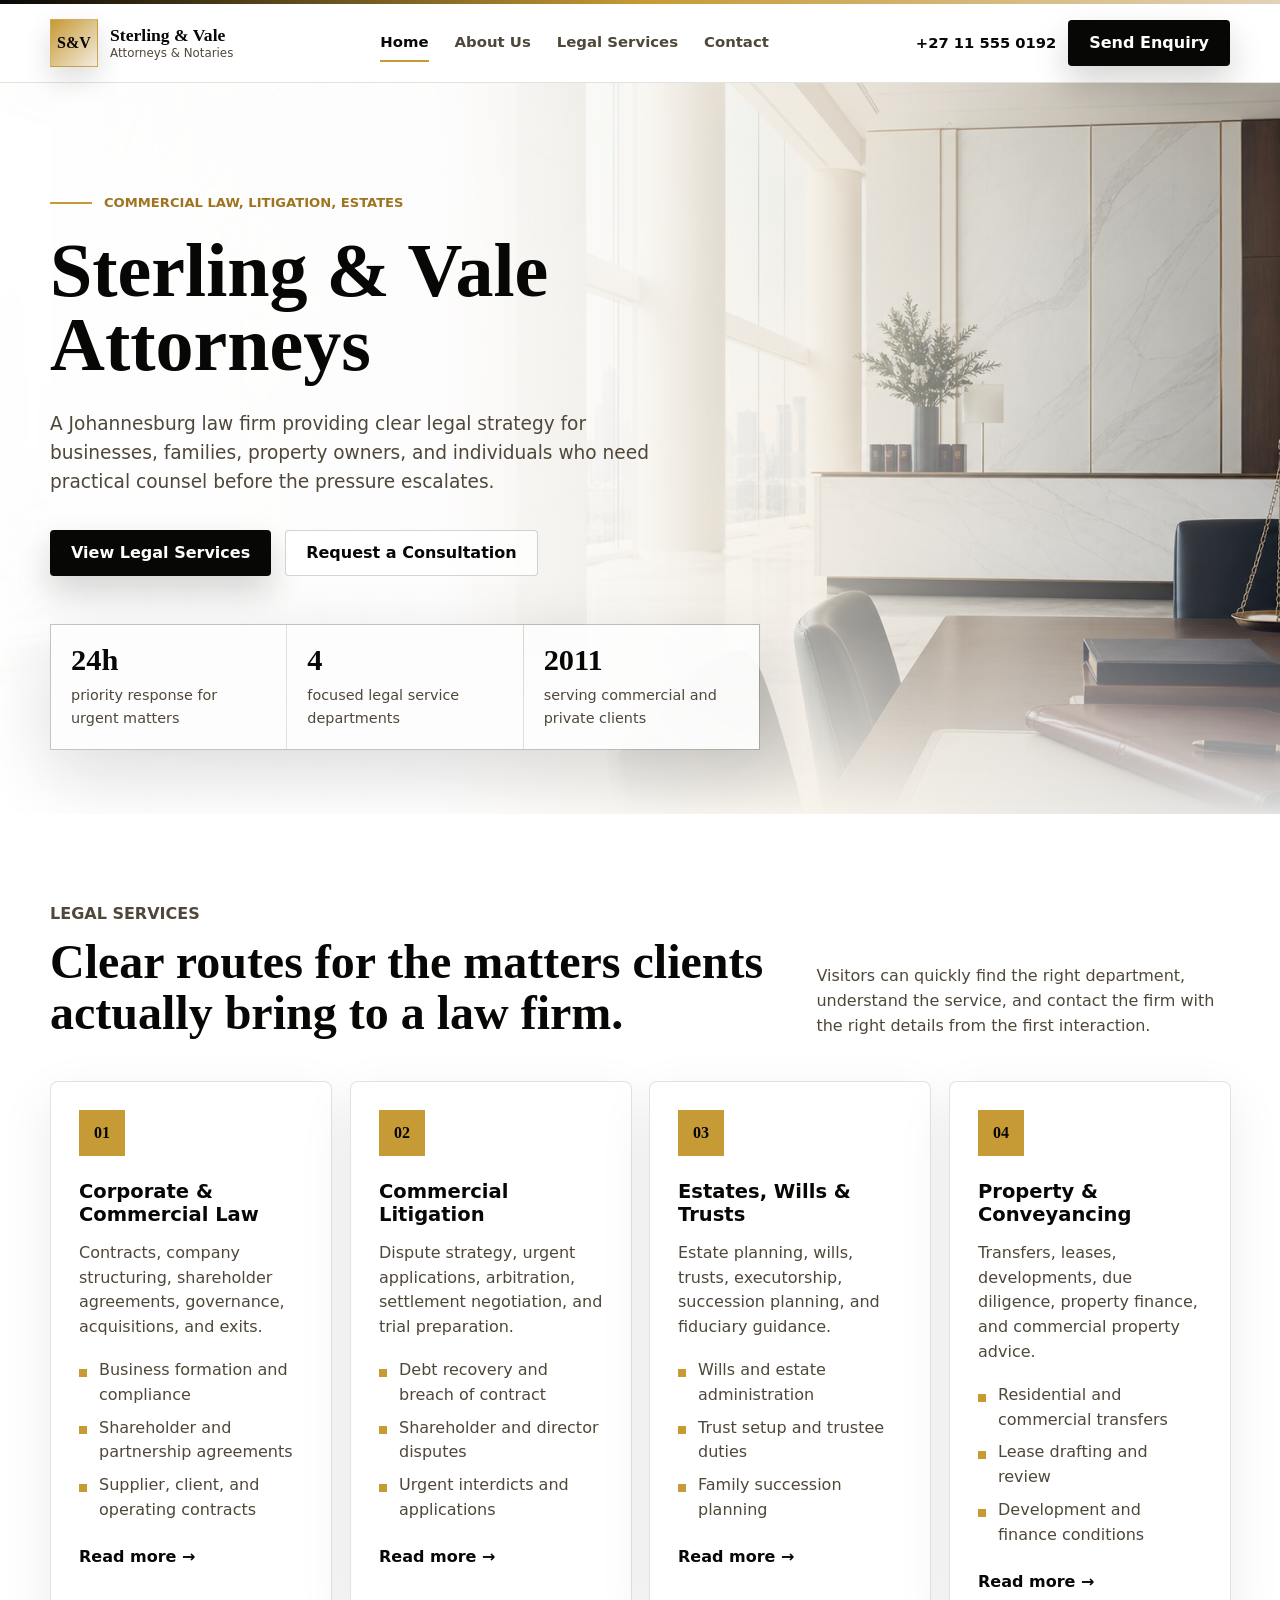
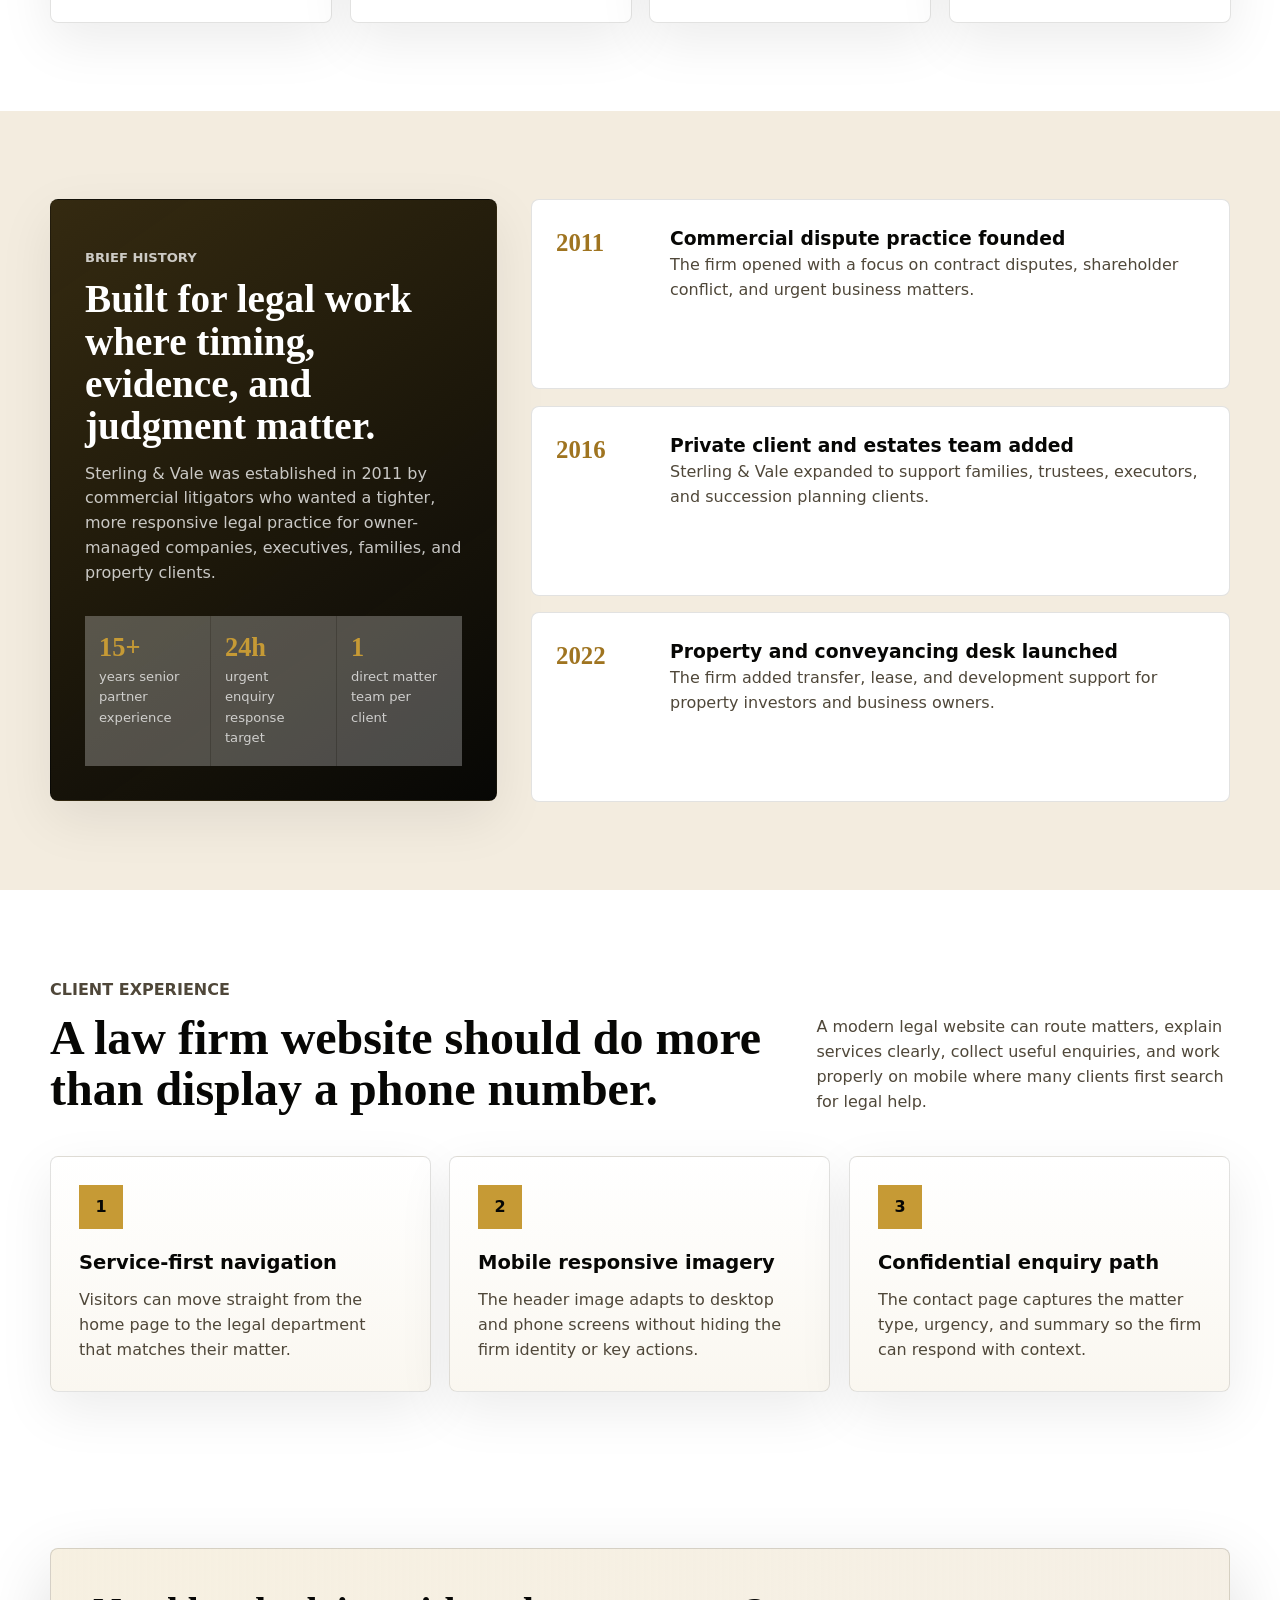
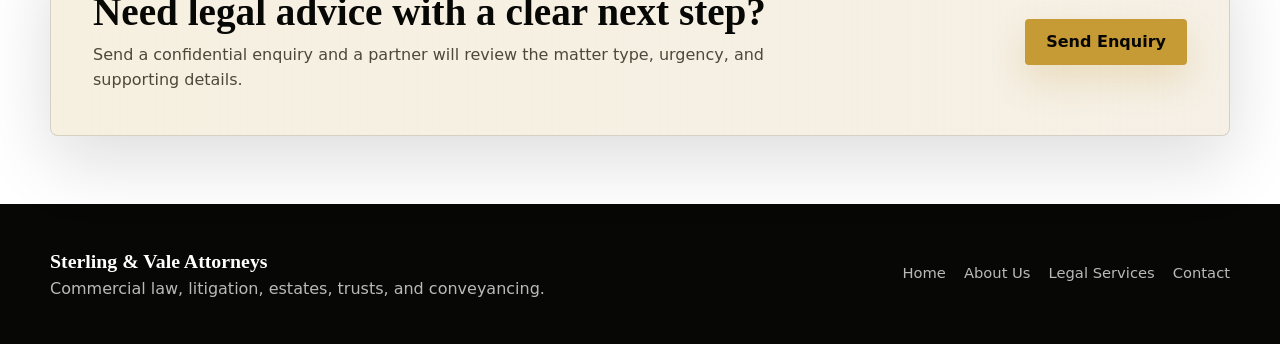
<file: index.html>
<!DOCTYPE html>
<html lang="en">
<head>
  <meta charset="UTF-8" />
  <meta name="viewport" content="width=device-width, initial-scale=1.0" />
  <title>Sterling &amp; Vale Attorneys | Home</title>
  <link rel="stylesheet" href="assets/styles.css" />
</head>
<body class="home-page">
  <a class="skip-link" href="#main">Skip to content</a>

  <header class="site-header">
    <nav class="nav" aria-label="Primary navigation">
      <a class="brand" href="index.html" aria-label="Sterling and Vale home">
        <span class="brand-mark">S&amp;V</span>
        <span>
          <span class="brand-name">Sterling &amp; Vale</span>
          <span class="brand-subtitle">Attorneys &amp; Notaries</span>
        </span>
      </a>
      <div class="nav-links">
        <a href="index.html" aria-current="page">Home</a>
        <a href="about.html">About Us</a>
        <a href="legal-services.html">Legal Services</a>
        <a href="contact.html">Contact</a>
      </div>
      <div class="nav-actions">
        <a class="phone-link" href="tel:+27115550192">+27 11 555 0192</a>
        <a class="btn btn-primary" href="contact.html">Send Enquiry</a>
        <details class="mobile-menu">
          <summary aria-label="Open navigation menu">
            <span></span>
            <span></span>
            <span></span>
          </summary>
          <div class="mobile-menu-panel">
            <a href="index.html" aria-current="page">Home</a>
            <a href="about.html">About Us</a>
            <a href="legal-services.html">Legal Services</a>
            <a href="contact.html">Contact</a>
          </div>
        </details>
      </div>
    </nav>
  </header>

  <main id="main">
    <section class="hero" aria-label="Sterling and Vale home hero">
      <picture class="hero-media">
        <img src="assets/law-firm-hero.png" alt="Bright modern law office with marble reception and counsel table" />
      </picture>
      <div class="container">
        <div class="hero-copy">
          <p class="eyebrow">Commercial law, litigation, estates</p>
          <h1>Sterling &amp; Vale Attorneys</h1>
          <p class="hero-lede">
            A Johannesburg law firm providing clear legal strategy for businesses, families,
            property owners, and individuals who need practical counsel before the pressure escalates.
          </p>
          <div class="hero-actions">
            <a class="btn btn-primary" href="legal-services.html">View Legal Services</a>
            <a class="btn btn-secondary" href="contact.html">Request a Consultation</a>
          </div>
          <div class="hero-panel" aria-label="Firm highlights">
            <div class="hero-stat">
              <strong>24h</strong>
              <span>priority response for urgent matters</span>
            </div>
            <div class="hero-stat">
              <strong>4</strong>
              <span>focused legal service departments</span>
            </div>
            <div class="hero-stat">
              <strong>2011</strong>
              <span>serving commercial and private clients</span>
            </div>
          </div>
        </div>
      </div>
    </section>

    <section class="section" aria-label="Legal services overview">
      <div class="container">
        <div class="section-head">
          <div>
            <p class="section-label">Legal services</p>
          <h2>Clear routes for the matters clients actually bring to a law firm.</h2>
        </div>
        <p>
            Visitors can quickly find the right department, understand the service, and contact the firm
            with the right details from the first interaction.
          </p>
        </div>

        <div class="grid-4">
          <article class="service-card">
            <div class="service-number">01</div>
            <h3>Corporate &amp; Commercial Law</h3>
            <p>Contracts, company structuring, shareholder agreements, governance, acquisitions, and exits.</p>
            <ul class="service-list">
              <li>Business formation and compliance</li>
              <li>Shareholder and partnership agreements</li>
              <li>Supplier, client, and operating contracts</li>
            </ul>
            <a class="text-link" href="legal-services.html#corporate">Read more &rarr;</a>
          </article>

          <article class="service-card">
            <div class="service-number">02</div>
            <h3>Commercial Litigation</h3>
            <p>Dispute strategy, urgent applications, arbitration, settlement negotiation, and trial preparation.</p>
            <ul class="service-list">
              <li>Debt recovery and breach of contract</li>
              <li>Shareholder and director disputes</li>
              <li>Urgent interdicts and applications</li>
            </ul>
            <a class="text-link" href="legal-services.html#litigation">Read more &rarr;</a>
          </article>

          <article class="service-card">
            <div class="service-number">03</div>
            <h3>Estates, Wills &amp; Trusts</h3>
            <p>Estate planning, wills, trusts, executorship, succession planning, and fiduciary guidance.</p>
            <ul class="service-list">
              <li>Wills and estate administration</li>
              <li>Trust setup and trustee duties</li>
              <li>Family succession planning</li>
            </ul>
            <a class="text-link" href="legal-services.html#estates">Read more &rarr;</a>
          </article>

          <article class="service-card">
            <div class="service-number">04</div>
            <h3>Property &amp; Conveyancing</h3>
            <p>Transfers, leases, developments, due diligence, property finance, and commercial property advice.</p>
            <ul class="service-list">
              <li>Residential and commercial transfers</li>
              <li>Lease drafting and review</li>
              <li>Development and finance conditions</li>
            </ul>
            <a class="text-link" href="legal-services.html#property">Read more &rarr;</a>
          </article>
        </div>
      </div>
    </section>

    <section class="section section-beige" aria-label="Brief firm history">
      <div class="container history-band">
        <article class="history-card featured">
          <p class="section-label">Brief history</p>
          <h2>Built for legal work where timing, evidence, and judgment matter.</h2>
          <p>
            Sterling &amp; Vale was established in 2011 by commercial litigators who wanted a tighter,
            more responsive legal practice for owner-managed companies, executives, families, and property clients.
          </p>
          <div class="mini-metrics">
            <div class="mini-metric">
              <strong>15+</strong>
              <span>years senior partner experience</span>
            </div>
            <div class="mini-metric">
              <strong>24h</strong>
              <span>urgent enquiry response target</span>
            </div>
            <div class="mini-metric">
              <strong>1</strong>
              <span>direct matter team per client</span>
            </div>
          </div>
        </article>

        <div class="history-list">
          <div class="history-row">
            <div class="history-year">2011</div>
            <div>
              <h3>Commercial dispute practice founded</h3>
              <p>The firm opened with a focus on contract disputes, shareholder conflict, and urgent business matters.</p>
            </div>
          </div>
          <div class="history-row">
            <div class="history-year">2016</div>
            <div>
              <h3>Private client and estates team added</h3>
              <p>Sterling &amp; Vale expanded to support families, trustees, executors, and succession planning clients.</p>
            </div>
          </div>
          <div class="history-row">
            <div class="history-year">2022</div>
            <div>
              <h3>Property and conveyancing desk launched</h3>
              <p>The firm added transfer, lease, and development support for property investors and business owners.</p>
            </div>
          </div>
        </div>
      </div>
    </section>

    <section class="section" aria-label="Modern client experience">
      <div class="container">
        <div class="section-head">
          <div>
            <p class="section-label">Client experience</p>
            <h2>A law firm website should do more than display a phone number.</h2>
          </div>
          <p>
            A modern legal website can route matters, explain services clearly, collect useful enquiries,
            and work properly on mobile where many clients first search for legal help.
          </p>
        </div>

        <div class="grid-3">
          <article class="feature-card">
            <div class="feature-icon">1</div>
            <h3>Service-first navigation</h3>
            <p>Visitors can move straight from the home page to the legal department that matches their matter.</p>
          </article>
          <article class="feature-card">
            <div class="feature-icon">2</div>
            <h3>Mobile responsive imagery</h3>
            <p>The header image adapts to desktop and phone screens without hiding the firm identity or key actions.</p>
          </article>
          <article class="feature-card">
            <div class="feature-icon">3</div>
            <h3>Confidential enquiry path</h3>
            <p>The contact page captures the matter type, urgency, and summary so the firm can respond with context.</p>
          </article>
        </div>
      </div>
    </section>

    <section class="section section-tight">
      <div class="container">
        <div class="cta-band">
          <div>
            <h2>Need legal advice with a clear next step?</h2>
            <p>Send a confidential enquiry and a partner will review the matter type, urgency, and supporting details.</p>
          </div>
          <a class="btn btn-gold" href="contact.html">Send Enquiry</a>
        </div>
      </div>
    </section>
  </main>

  <footer class="site-footer">
    <div class="container footer-inner">
      <div>
        <strong>Sterling &amp; Vale Attorneys</strong>
        <p>Commercial law, litigation, estates, trusts, and conveyancing.</p>
      </div>
      <div class="footer-links">
        <a href="index.html">Home</a>
        <a href="about.html">About Us</a>
        <a href="legal-services.html">Legal Services</a>
        <a href="contact.html">Contact</a>
      </div>
    </div>
  </footer>
  <script>
    (() => {
      const revealTargets = document.querySelectorAll([
        ".site-header",
        ".hero .eyebrow",
        ".hero h1",
        ".hero-lede",
        ".hero-actions",
        ".hero-panel",
        ".section-head",
        ".service-card",
        ".history-card",
        ".history-row",
        ".feature-card",
        ".cta-band",
        ".footer-inner"
      ].join(","));

      if (!("IntersectionObserver" in window)) {
        revealTargets.forEach((target) => target.classList.add("is-revealed"));
        return;
      }

      const observer = new IntersectionObserver((entries) => {
        entries
          .filter((entry) => entry.isIntersecting)
          .sort((a, b) => a.boundingClientRect.top - b.boundingClientRect.top)
          .forEach((entry, index) => {
            entry.target.style.setProperty("--reveal-delay", `${index * 80}ms`);
            entry.target.classList.add("is-revealed");
            observer.unobserve(entry.target);
          });
      }, { rootMargin: "0px 0px -8% 0px", threshold: 0.12 });

      revealTargets.forEach((target) => observer.observe(target));
    })();
  </script>
</body>
</html>
</file>
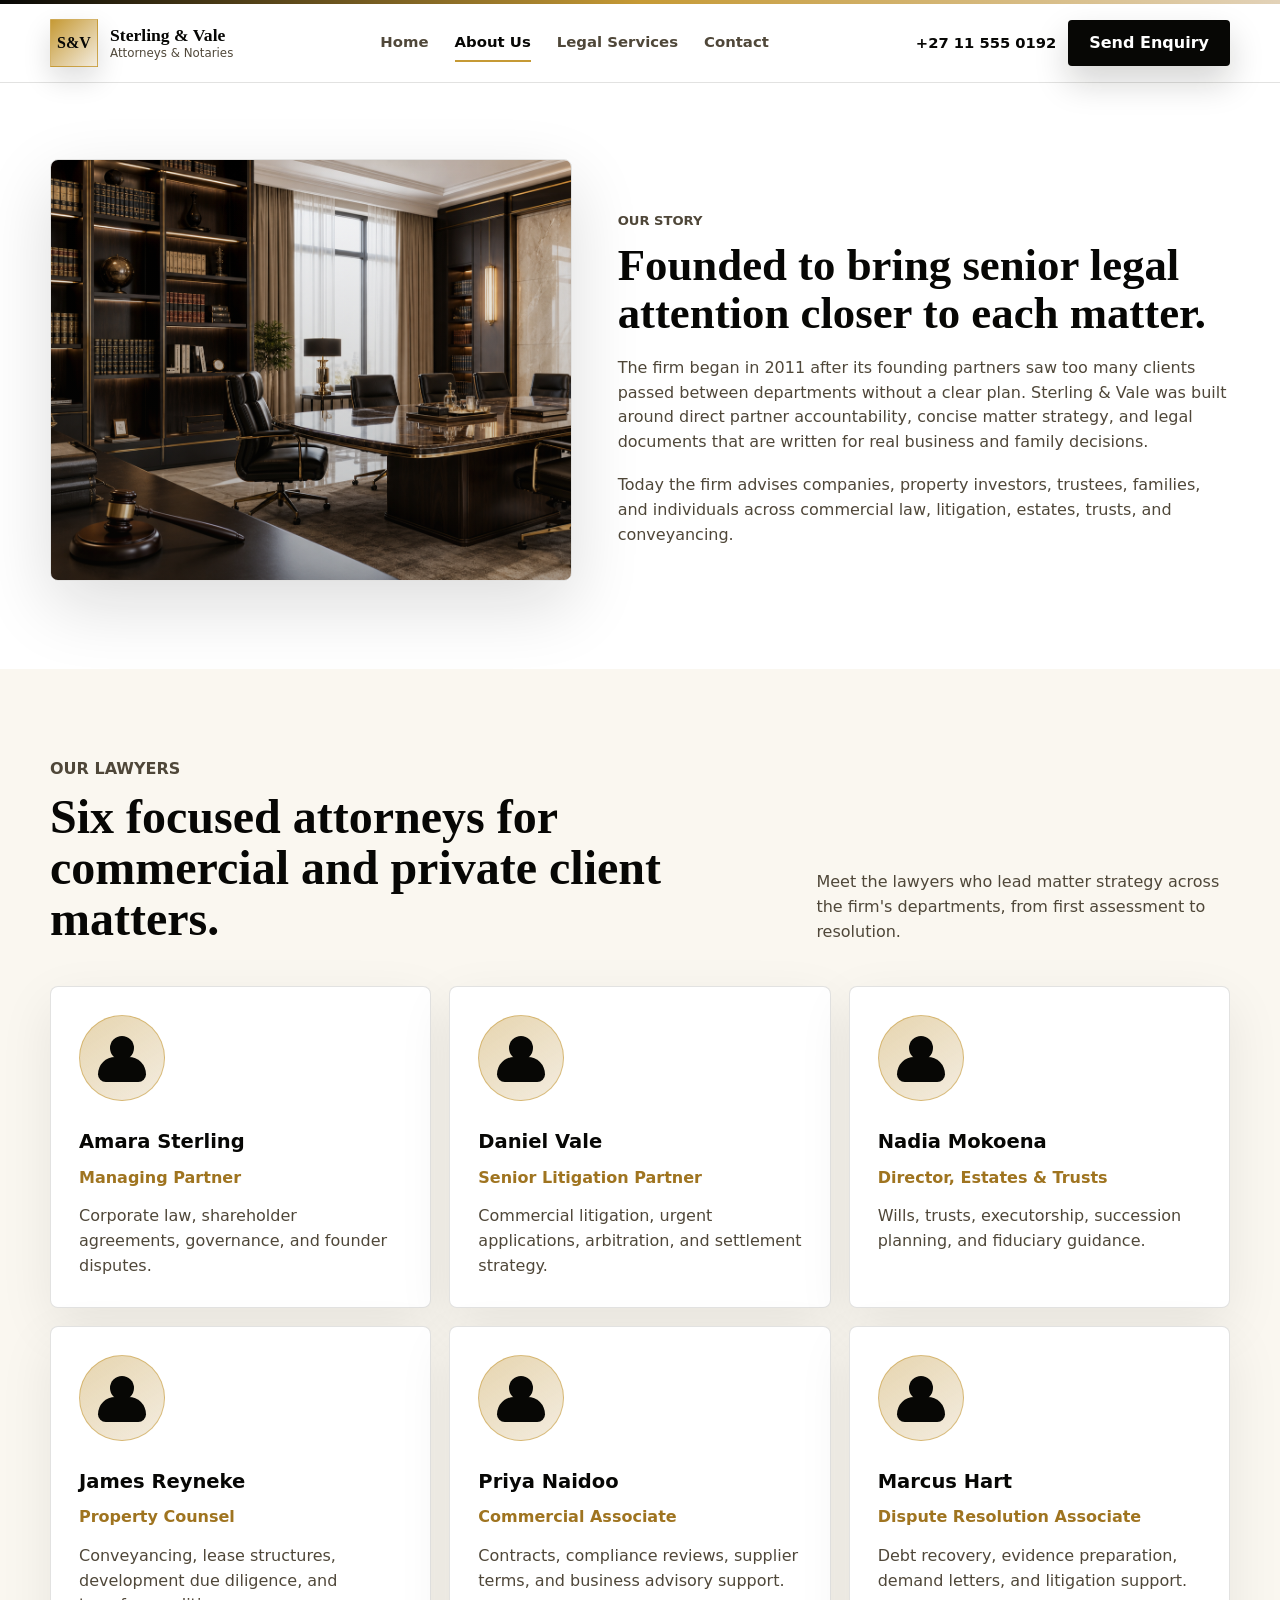
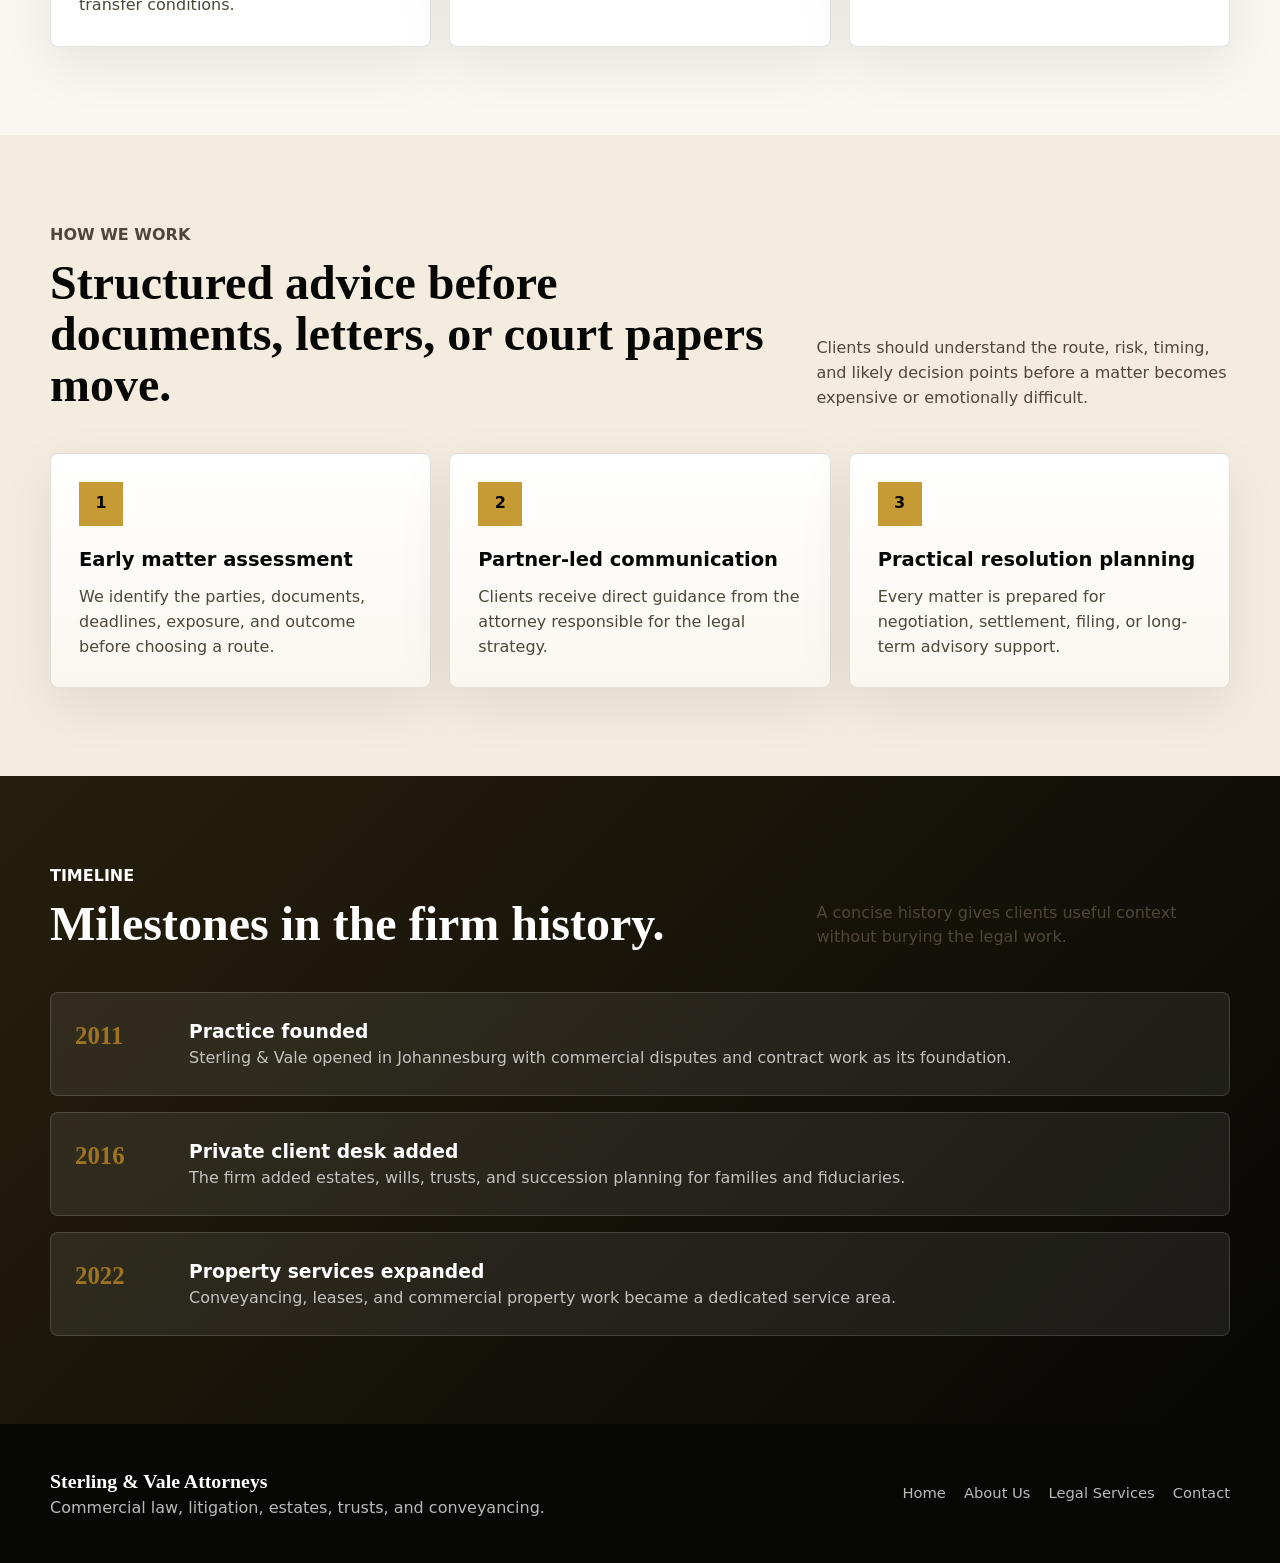
<file: about.html>
<!DOCTYPE html>
<html lang="en">
<head>
  <meta charset="UTF-8" />
  <meta name="viewport" content="width=device-width, initial-scale=1.0" />
  <title>About Us | Sterling &amp; Vale Attorneys</title>
  <link rel="stylesheet" href="assets/styles.css" />
</head>
<body class="about-page">
  <a class="skip-link" href="#main">Skip to content</a>

  <header class="site-header">
    <nav class="nav" aria-label="Primary navigation">
      <a class="brand" href="index.html" aria-label="Sterling and Vale home">
        <span class="brand-mark">S&amp;V</span>
        <span>
          <span class="brand-name">Sterling &amp; Vale</span>
          <span class="brand-subtitle">Attorneys &amp; Notaries</span>
        </span>
      </a>
      <div class="nav-links">
        <a href="index.html">Home</a>
        <a href="about.html" aria-current="page">About Us</a>
        <a href="legal-services.html">Legal Services</a>
        <a href="contact.html">Contact</a>
      </div>
      <div class="nav-actions">
        <a class="phone-link" href="tel:+27115550192">+27 11 555 0192</a>
        <a class="btn btn-primary" href="contact.html">Send Enquiry</a>
        <details class="mobile-menu">
          <summary aria-label="Open navigation menu">
            <span></span>
            <span></span>
            <span></span>
          </summary>
          <div class="mobile-menu-panel">
            <a href="index.html">Home</a>
            <a href="about.html" aria-current="page">About Us</a>
            <a href="legal-services.html">Legal Services</a>
            <a href="contact.html">Contact</a>
          </div>
        </details>
      </div>
    </nav>
  </header>

  <main id="main">
    <section class="section about-story-lead">
      <div class="container split">
        <div class="image-panel">
          <img src="assets/about-story.png" alt="Elegant law firm library and boardroom with legal files and warm gold details" />
        </div>
        <div class="split-copy">
          <p class="section-label">Our story</p>
          <h1>Founded to bring senior legal attention closer to each matter.</h1>
          <p>
            The firm began in 2011 after its founding partners saw too many clients passed between departments
            without a clear plan. Sterling &amp; Vale was built around direct partner accountability, concise
            matter strategy, and legal documents that are written for real business and family decisions.
          </p>
          <p>
            Today the firm advises companies, property investors, trustees, families, and individuals across
            commercial law, litigation, estates, trusts, and conveyancing.
          </p>
        </div>
      </div>
    </section>

    <section class="section section-sand" aria-label="Legal team">
      <div class="container">
        <div class="section-head">
          <div>
            <p class="section-label">Our lawyers</p>
            <h2>Six focused attorneys for commercial and private client matters.</h2>
          </div>
          <p>
            Meet the lawyers who lead matter strategy across the firm's departments,
            from first assessment to resolution.
          </p>
        </div>

        <div class="grid-3">
          <article class="lawyer-card">
            <div class="profile-icon" aria-hidden="true"></div>
            <h3>Amara Sterling</h3>
            <p class="lawyer-role">Managing Partner</p>
            <p>Corporate law, shareholder agreements, governance, and founder disputes.</p>
          </article>
          <article class="lawyer-card">
            <div class="profile-icon" aria-hidden="true"></div>
            <h3>Daniel Vale</h3>
            <p class="lawyer-role">Senior Litigation Partner</p>
            <p>Commercial litigation, urgent applications, arbitration, and settlement strategy.</p>
          </article>
          <article class="lawyer-card">
            <div class="profile-icon" aria-hidden="true"></div>
            <h3>Nadia Mokoena</h3>
            <p class="lawyer-role">Director, Estates &amp; Trusts</p>
            <p>Wills, trusts, executorship, succession planning, and fiduciary guidance.</p>
          </article>
          <article class="lawyer-card">
            <div class="profile-icon" aria-hidden="true"></div>
            <h3>James Reyneke</h3>
            <p class="lawyer-role">Property Counsel</p>
            <p>Conveyancing, lease structures, development due diligence, and transfer conditions.</p>
          </article>
          <article class="lawyer-card">
            <div class="profile-icon" aria-hidden="true"></div>
            <h3>Priya Naidoo</h3>
            <p class="lawyer-role">Commercial Associate</p>
            <p>Contracts, compliance reviews, supplier terms, and business advisory support.</p>
          </article>
          <article class="lawyer-card">
            <div class="profile-icon" aria-hidden="true"></div>
            <h3>Marcus Hart</h3>
            <p class="lawyer-role">Dispute Resolution Associate</p>
            <p>Debt recovery, evidence preparation, demand letters, and litigation support.</p>
          </article>
        </div>
      </div>
    </section>

    <section class="section section-beige">
      <div class="container">
        <div class="section-head">
          <div>
            <p class="section-label">How we work</p>
            <h2>Structured advice before documents, letters, or court papers move.</h2>
          </div>
          <p>
            Clients should understand the route, risk, timing, and likely decision points before a matter
            becomes expensive or emotionally difficult.
          </p>
        </div>

        <div class="grid-3">
          <article class="feature-card">
            <div class="feature-icon">1</div>
            <h3>Early matter assessment</h3>
            <p>We identify the parties, documents, deadlines, exposure, and outcome before choosing a route.</p>
          </article>
          <article class="feature-card">
            <div class="feature-icon">2</div>
            <h3>Partner-led communication</h3>
            <p>Clients receive direct guidance from the attorney responsible for the legal strategy.</p>
          </article>
          <article class="feature-card">
            <div class="feature-icon">3</div>
            <h3>Practical resolution planning</h3>
            <p>Every matter is prepared for negotiation, settlement, filing, or long-term advisory support.</p>
          </article>
        </div>
      </div>
    </section>

    <section class="section section-black">
      <div class="container">
        <div class="section-head">
          <div>
            <p class="section-label">Timeline</p>
            <h2>Milestones in the firm history.</h2>
          </div>
          <p>
            A concise history gives clients useful context without burying the legal work.
          </p>
        </div>

        <div class="history-list">
          <div class="history-row">
            <div class="history-year">2011</div>
            <div>
              <h3>Practice founded</h3>
              <p>Sterling &amp; Vale opened in Johannesburg with commercial disputes and contract work as its foundation.</p>
            </div>
          </div>
          <div class="history-row">
            <div class="history-year">2016</div>
            <div>
              <h3>Private client desk added</h3>
              <p>The firm added estates, wills, trusts, and succession planning for families and fiduciaries.</p>
            </div>
          </div>
          <div class="history-row">
            <div class="history-year">2022</div>
            <div>
              <h3>Property services expanded</h3>
              <p>Conveyancing, leases, and commercial property work became a dedicated service area.</p>
            </div>
          </div>
        </div>
      </div>
    </section>
  </main>

  <footer class="site-footer">
    <div class="container footer-inner">
      <div>
        <strong>Sterling &amp; Vale Attorneys</strong>
        <p>Commercial law, litigation, estates, trusts, and conveyancing.</p>
      </div>
      <div class="footer-links">
        <a href="index.html">Home</a>
        <a href="about.html">About Us</a>
        <a href="legal-services.html">Legal Services</a>
        <a href="contact.html">Contact</a>
      </div>
    </div>
  </footer>
</body>
</html>
</file>
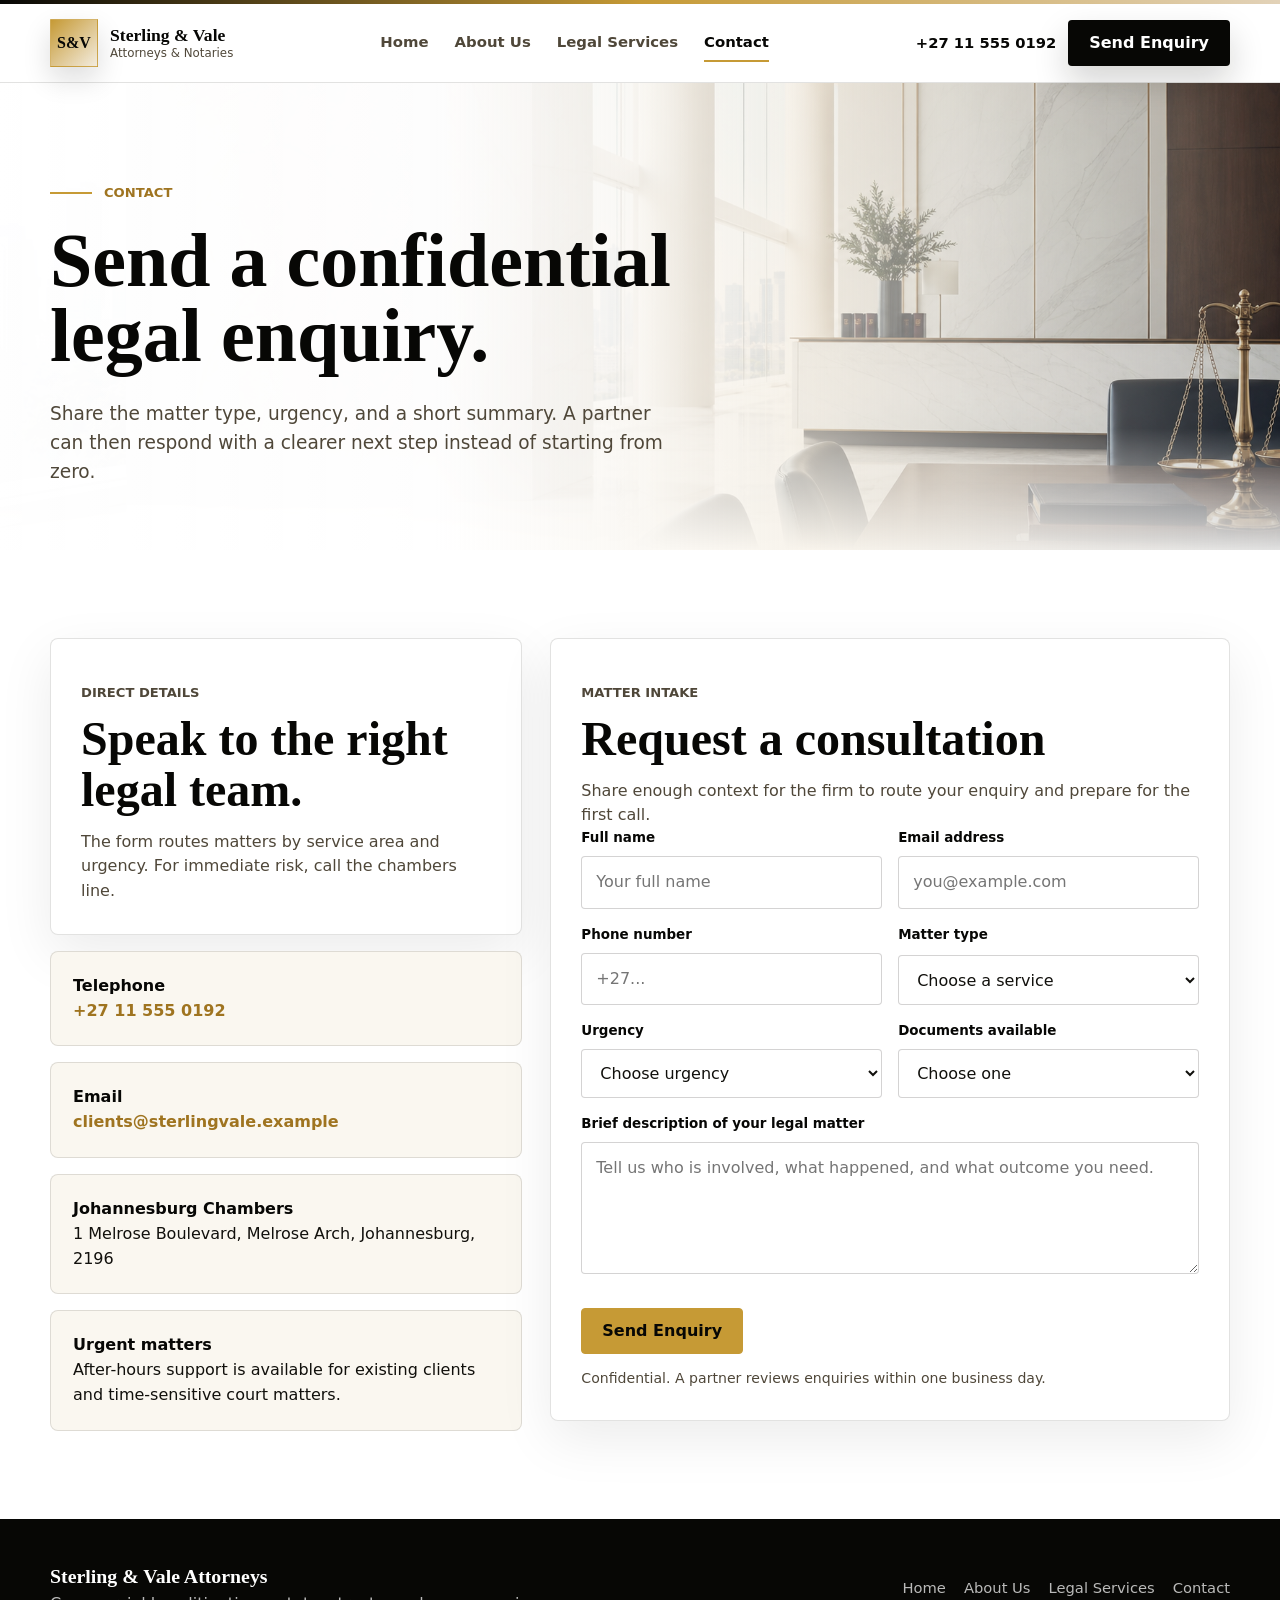
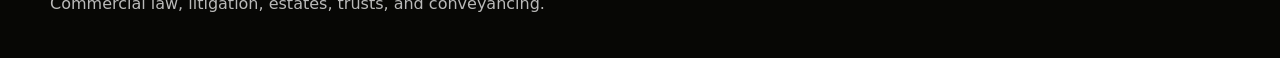
<file: contact.html>
<!DOCTYPE html>
<html lang="en">
<head>
  <meta charset="UTF-8" />
  <meta name="viewport" content="width=device-width, initial-scale=1.0" />
  <title>Contact | Sterling &amp; Vale Attorneys</title>
  <link rel="stylesheet" href="assets/styles.css" />
</head>
<body>
  <a class="skip-link" href="#main">Skip to content</a>

  <header class="site-header">
    <nav class="nav" aria-label="Primary navigation">
      <a class="brand" href="index.html" aria-label="Sterling and Vale home">
        <span class="brand-mark">S&amp;V</span>
        <span>
          <span class="brand-name">Sterling &amp; Vale</span>
          <span class="brand-subtitle">Attorneys &amp; Notaries</span>
        </span>
      </a>
      <div class="nav-links">
        <a href="index.html">Home</a>
        <a href="about.html">About Us</a>
        <a href="legal-services.html">Legal Services</a>
        <a href="contact.html" aria-current="page">Contact</a>
      </div>
      <div class="nav-actions">
        <a class="phone-link" href="tel:+27115550192">+27 11 555 0192</a>
        <a class="btn btn-primary" href="contact.html">Send Enquiry</a>
        <details class="mobile-menu">
          <summary aria-label="Open navigation menu">
            <span></span>
            <span></span>
            <span></span>
          </summary>
          <div class="mobile-menu-panel">
            <a href="index.html">Home</a>
            <a href="about.html">About Us</a>
            <a href="legal-services.html">Legal Services</a>
            <a href="contact.html" aria-current="page">Contact</a>
          </div>
        </details>
      </div>
    </nav>
  </header>

  <main id="main">
    <section class="hero page-hero" aria-label="Contact Sterling and Vale">
      <picture class="hero-media">
        <img src="assets/law-firm-hero.png" alt="Bright premium law office reception" />
      </picture>
      <div class="container">
        <div class="hero-copy">
          <p class="eyebrow">Contact</p>
          <h1>Send a confidential legal enquiry.</h1>
          <p class="hero-lede">
            Share the matter type, urgency, and a short summary. A partner can then respond with a clearer
            next step instead of starting from zero.
          </p>
        </div>
      </div>
    </section>

    <section class="section">
      <div class="container contact-layout">
        <aside class="contact-stack" aria-label="Contact details">
          <article class="contact-card">
            <p class="section-label">Direct details</p>
            <h2>Speak to the right legal team.</h2>
            <p>
              The form routes matters by service area and urgency. For immediate risk, call the chambers line.
            </p>
          </article>

          <div class="contact-method">
            <strong>Telephone</strong>
            <a href="tel:+27115550192">+27 11 555 0192</a>
          </div>
          <div class="contact-method">
            <strong>Email</strong>
            <a href="mailto:clients@sterlingvale.example">clients@sterlingvale.example</a>
          </div>
          <div class="contact-method">
            <strong>Johannesburg Chambers</strong>
            <p>1 Melrose Boulevard, Melrose Arch, Johannesburg, 2196</p>
          </div>
          <div class="contact-method">
            <strong>Urgent matters</strong>
            <p>After-hours support is available for existing clients and time-sensitive court matters.</p>
          </div>
        </aside>

        <section class="contact-card" aria-label="Consultation enquiry form">
          <p class="section-label">Matter intake</p>
          <h2>Request a consultation</h2>
          <p>
            Share enough context for the firm to route your enquiry and prepare for the first call.
          </p>

          <form class="form-grid" action="#" method="post">
            <div class="field">
              <label for="name">Full name</label>
              <input id="name" name="name" type="text" autocomplete="name" placeholder="Your full name" />
            </div>
            <div class="field">
              <label for="email">Email address</label>
              <input id="email" name="email" type="email" autocomplete="email" placeholder="you@example.com" />
            </div>
            <div class="field">
              <label for="phone">Phone number</label>
              <input id="phone" name="phone" type="tel" autocomplete="tel" placeholder="+27..." />
            </div>
            <div class="field">
              <label for="service">Matter type</label>
              <select id="service" name="service">
                <option value="">Choose a service</option>
                <option>Corporate &amp; Commercial Law</option>
                <option>Commercial Litigation</option>
                <option>Estates, Wills &amp; Trusts</option>
                <option>Property &amp; Conveyancing</option>
                <option>Not sure yet</option>
              </select>
            </div>
            <div class="field">
              <label for="urgency">Urgency</label>
              <select id="urgency" name="urgency">
                <option value="">Choose urgency</option>
                <option>Urgent - deadline within 48 hours</option>
                <option>Soon - advice needed this week</option>
                <option>Planning - no immediate deadline</option>
              </select>
            </div>
            <div class="field">
              <label for="documents">Documents available</label>
              <select id="documents" name="documents">
                <option value="">Choose one</option>
                <option>Yes, documents are ready</option>
                <option>Some documents are available</option>
                <option>No documents yet</option>
              </select>
            </div>
            <div class="field full">
              <label for="summary">Brief description of your legal matter</label>
              <textarea id="summary" name="summary" placeholder="Tell us who is involved, what happened, and what outcome you need."></textarea>
            </div>
            <div class="field full">
              <div class="form-actions">
                <button type="button" class="btn btn-enquiry">Send Enquiry</button>
                <span class="form-note">Confidential. A partner reviews enquiries within one business day.</span>
              </div>
            </div>
          </form>
        </section>
      </div>
    </section>
  </main>

  <footer class="site-footer">
    <div class="container footer-inner">
      <div>
        <strong>Sterling &amp; Vale Attorneys</strong>
        <p>Commercial law, litigation, estates, trusts, and conveyancing.</p>
      </div>
      <div class="footer-links">
        <a href="index.html">Home</a>
        <a href="about.html">About Us</a>
        <a href="legal-services.html">Legal Services</a>
        <a href="contact.html">Contact</a>
      </div>
    </div>
  </footer>
</body>
</html>
</file>
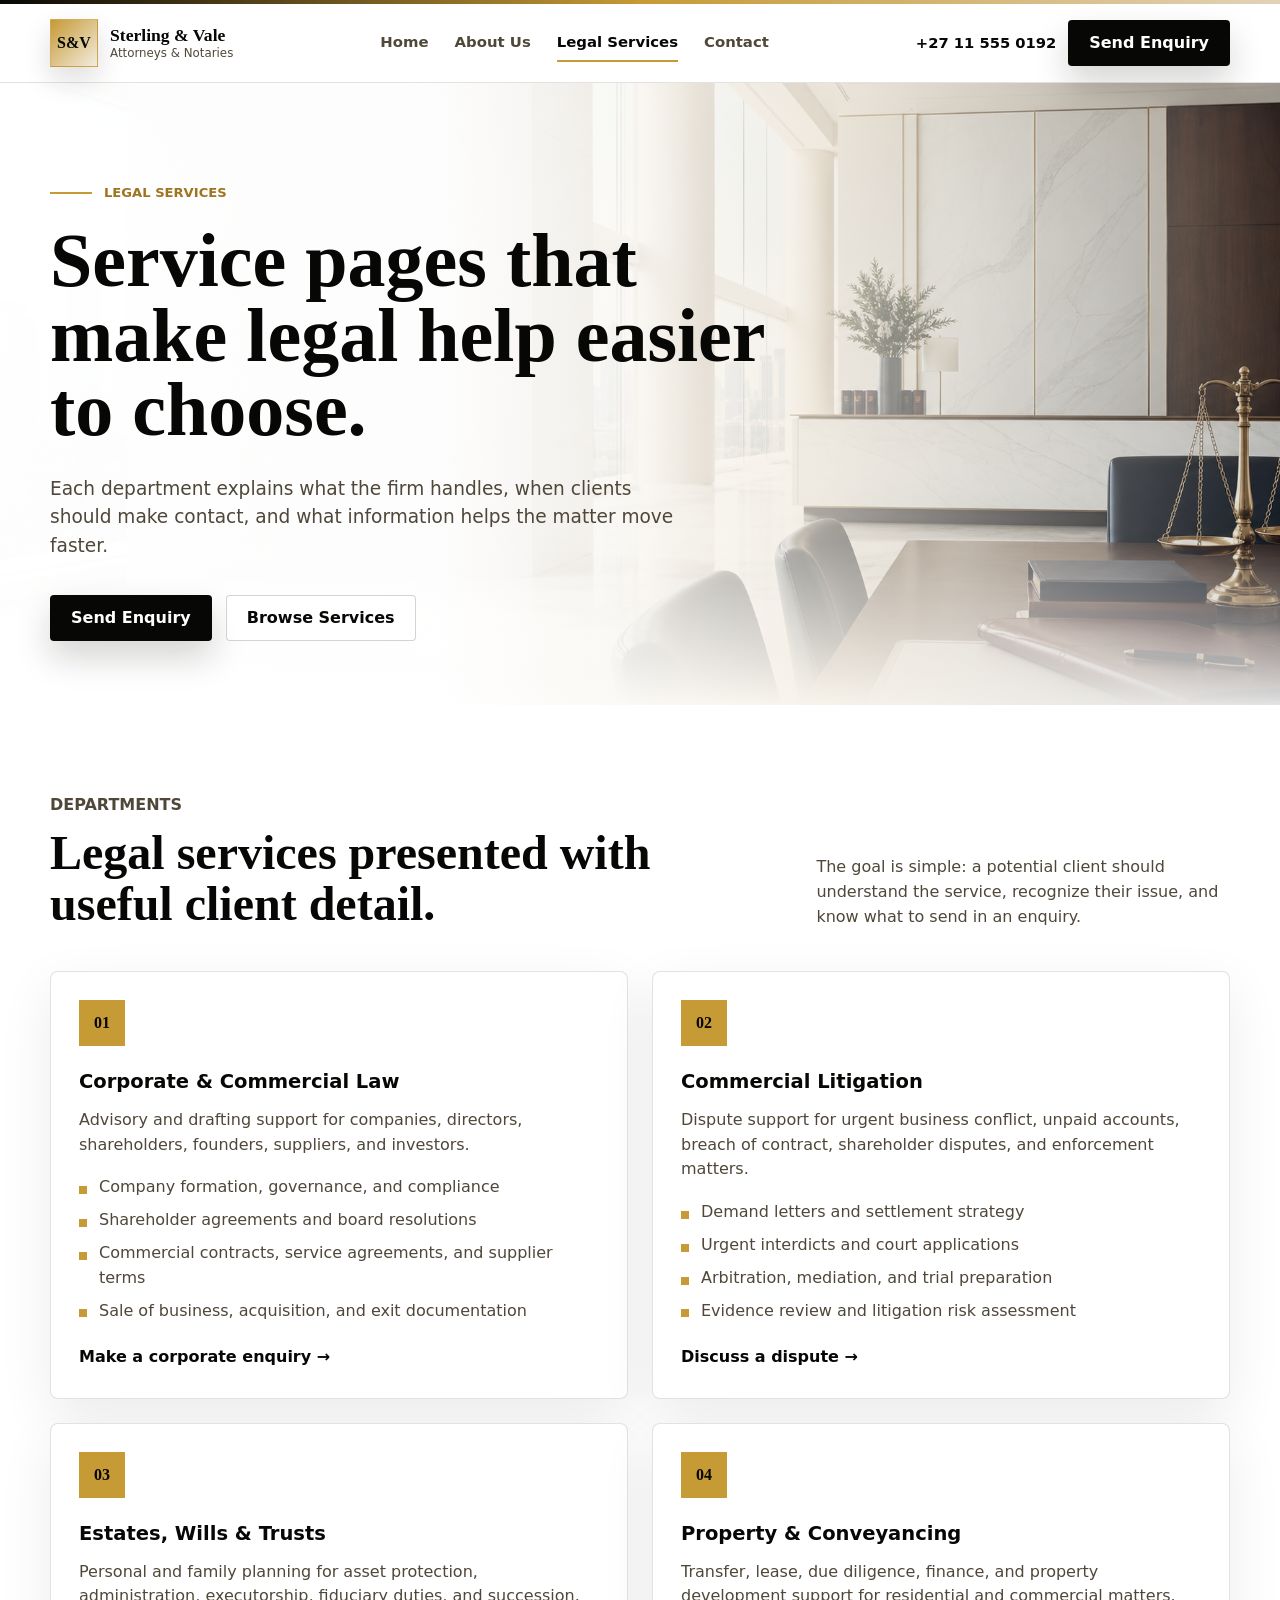
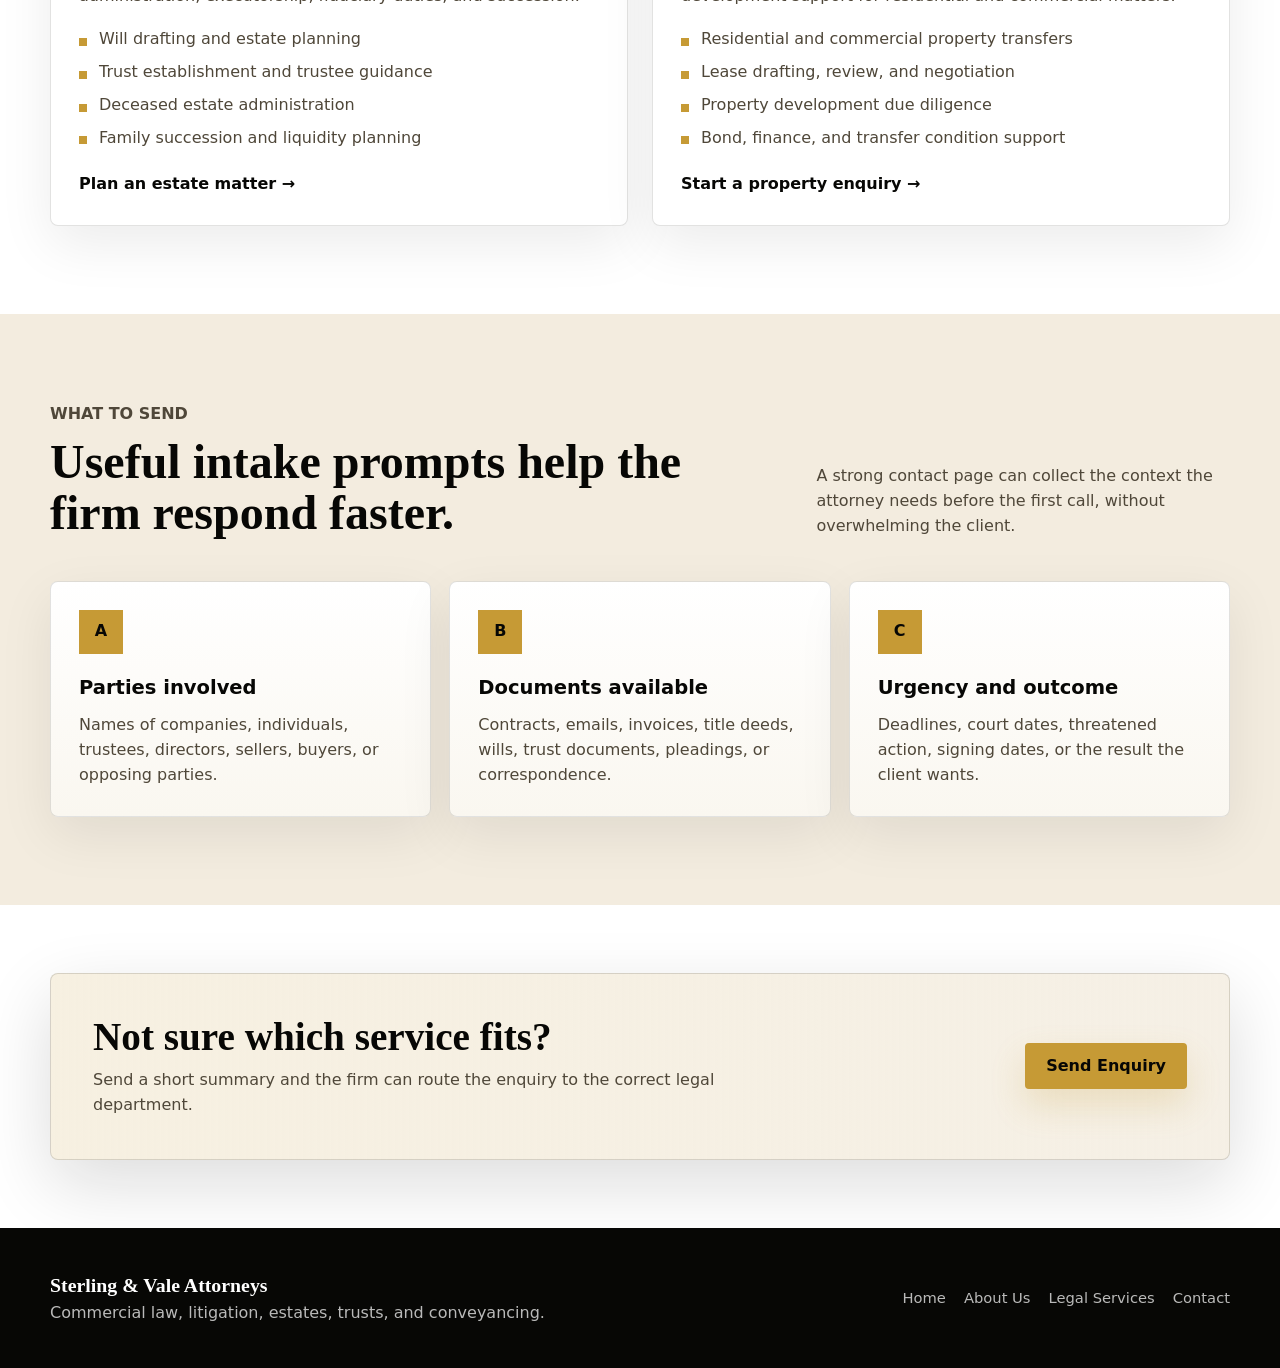
<file: legal-services.html>
<!DOCTYPE html>
<html lang="en">
<head>
  <meta charset="UTF-8" />
  <meta name="viewport" content="width=device-width, initial-scale=1.0" />
  <title>Legal Services | Sterling &amp; Vale Attorneys</title>
  <link rel="stylesheet" href="assets/styles.css" />
</head>
<body>
  <a class="skip-link" href="#main">Skip to content</a>

  <header class="site-header">
    <nav class="nav" aria-label="Primary navigation">
      <a class="brand" href="index.html" aria-label="Sterling and Vale home">
        <span class="brand-mark">S&amp;V</span>
        <span>
          <span class="brand-name">Sterling &amp; Vale</span>
          <span class="brand-subtitle">Attorneys &amp; Notaries</span>
        </span>
      </a>
      <div class="nav-links">
        <a href="index.html">Home</a>
        <a href="about.html">About Us</a>
        <a href="legal-services.html" aria-current="page">Legal Services</a>
        <a href="contact.html">Contact</a>
      </div>
      <div class="nav-actions">
        <a class="phone-link" href="tel:+27115550192">+27 11 555 0192</a>
        <a class="btn btn-primary" href="contact.html">Send Enquiry</a>
        <details class="mobile-menu">
          <summary aria-label="Open navigation menu">
            <span></span>
            <span></span>
            <span></span>
          </summary>
          <div class="mobile-menu-panel">
            <a href="index.html">Home</a>
            <a href="about.html">About Us</a>
            <a href="legal-services.html" aria-current="page">Legal Services</a>
            <a href="contact.html">Contact</a>
          </div>
        </details>
      </div>
    </nav>
  </header>

  <main id="main">
    <section class="hero page-hero" aria-label="Legal services">
      <picture class="hero-media">
        <img src="assets/law-firm-hero.png" alt="Premium law firm meeting room and reception area" />
      </picture>
      <div class="container">
        <div class="hero-copy">
          <p class="eyebrow">Legal services</p>
          <h1>Service pages that make legal help easier to choose.</h1>
          <p class="hero-lede">
            Each department explains what the firm handles, when clients should make contact, and what
            information helps the matter move faster.
          </p>
          <div class="hero-actions">
            <a class="btn btn-primary" href="contact.html">Send Enquiry</a>
            <a class="btn btn-secondary" href="#services">Browse Services</a>
          </div>
        </div>
      </div>
    </section>

    <section class="section" id="services">
      <div class="container">
        <div class="section-head">
          <div>
            <p class="section-label">Departments</p>
            <h2>Legal services presented with useful client detail.</h2>
          </div>
          <p>
            The goal is simple: a potential client should understand the service, recognize their issue,
            and know what to send in an enquiry.
          </p>
        </div>

        <div class="grid-2">
          <article class="service-card" id="corporate">
            <div class="service-number">01</div>
            <h3>Corporate &amp; Commercial Law</h3>
            <p>
              Advisory and drafting support for companies, directors, shareholders, founders, suppliers,
              and investors.
            </p>
            <ul class="service-list">
              <li>Company formation, governance, and compliance</li>
              <li>Shareholder agreements and board resolutions</li>
              <li>Commercial contracts, service agreements, and supplier terms</li>
              <li>Sale of business, acquisition, and exit documentation</li>
            </ul>
            <a class="text-link" href="contact.html">Make a corporate enquiry &rarr;</a>
          </article>

          <article class="service-card" id="litigation">
            <div class="service-number">02</div>
            <h3>Commercial Litigation</h3>
            <p>
              Dispute support for urgent business conflict, unpaid accounts, breach of contract,
              shareholder disputes, and enforcement matters.
            </p>
            <ul class="service-list">
              <li>Demand letters and settlement strategy</li>
              <li>Urgent interdicts and court applications</li>
              <li>Arbitration, mediation, and trial preparation</li>
              <li>Evidence review and litigation risk assessment</li>
            </ul>
            <a class="text-link" href="contact.html">Discuss a dispute &rarr;</a>
          </article>

          <article class="service-card" id="estates">
            <div class="service-number">03</div>
            <h3>Estates, Wills &amp; Trusts</h3>
            <p>
              Personal and family planning for asset protection, administration, executorship,
              fiduciary duties, and succession.
            </p>
            <ul class="service-list">
              <li>Will drafting and estate planning</li>
              <li>Trust establishment and trustee guidance</li>
              <li>Deceased estate administration</li>
              <li>Family succession and liquidity planning</li>
            </ul>
            <a class="text-link" href="contact.html">Plan an estate matter &rarr;</a>
          </article>

          <article class="service-card" id="property">
            <div class="service-number">04</div>
            <h3>Property &amp; Conveyancing</h3>
            <p>
              Transfer, lease, due diligence, finance, and property development support for residential
              and commercial matters.
            </p>
            <ul class="service-list">
              <li>Residential and commercial property transfers</li>
              <li>Lease drafting, review, and negotiation</li>
              <li>Property development due diligence</li>
              <li>Bond, finance, and transfer condition support</li>
            </ul>
            <a class="text-link" href="contact.html">Start a property enquiry &rarr;</a>
          </article>
        </div>
      </div>
    </section>

    <section class="section section-beige">
      <div class="container">
        <div class="section-head">
          <div>
            <p class="section-label">What to send</p>
            <h2>Useful intake prompts help the firm respond faster.</h2>
          </div>
          <p>
            A strong contact page can collect the context the attorney needs before the first call,
            without overwhelming the client.
          </p>
        </div>

        <div class="grid-3">
          <article class="feature-card">
            <div class="feature-icon">A</div>
            <h3>Parties involved</h3>
            <p>Names of companies, individuals, trustees, directors, sellers, buyers, or opposing parties.</p>
          </article>
          <article class="feature-card">
            <div class="feature-icon">B</div>
            <h3>Documents available</h3>
            <p>Contracts, emails, invoices, title deeds, wills, trust documents, pleadings, or correspondence.</p>
          </article>
          <article class="feature-card">
            <div class="feature-icon">C</div>
            <h3>Urgency and outcome</h3>
            <p>Deadlines, court dates, threatened action, signing dates, or the result the client wants.</p>
          </article>
        </div>
      </div>
    </section>

    <section class="section section-tight">
      <div class="container">
        <div class="cta-band">
          <div>
            <h2>Not sure which service fits?</h2>
            <p>Send a short summary and the firm can route the enquiry to the correct legal department.</p>
          </div>
          <a class="btn btn-gold" href="contact.html">Send Enquiry</a>
        </div>
      </div>
    </section>
  </main>

  <footer class="site-footer">
    <div class="container footer-inner">
      <div>
        <strong>Sterling &amp; Vale Attorneys</strong>
        <p>Commercial law, litigation, estates, trusts, and conveyancing.</p>
      </div>
      <div class="footer-links">
        <a href="index.html">Home</a>
        <a href="about.html">About Us</a>
        <a href="legal-services.html">Legal Services</a>
        <a href="contact.html">Contact</a>
      </div>
    </div>
  </footer>
</body>
</html>
</file>
<file: assets/styles.css>
* {
  box-sizing: border-box;
  margin: 0;
  padding: 0;
}

:root {
  --black: #070705;
  --ink: #11100c;
  --ink-soft: #4f4739;
  --gold: #c69a35;
  --gold-dark: #9f7420;
  --beige: #f3ecdf;
  --beige-deep: #e2d2b8;
  --paper: #ffffff;
  --sand: #faf7f0;
  --line: #ded3bf;
  --shadow: 0 24px 70px rgba(17, 16, 12, 0.14);
  --max: 1180px;
  --serif: Georgia, "Times New Roman", serif;
  --sans: Inter, ui-sans-serif, system-ui, -apple-system, BlinkMacSystemFont, "Segoe UI", sans-serif;
}

html {
  scroll-behavior: smooth;
}

body {
  min-width: 320px;
  color: var(--ink);
  background: var(--paper);
  font-family: var(--sans);
  line-height: 1.55;
  -webkit-font-smoothing: antialiased;
}

@keyframes homeDropIn {
  from {
    opacity: 0;
    transform: translateY(-24px);
  }
  to {
    opacity: 1;
    transform: translateY(0);
  }
}

img {
  display: block;
  max-width: 100%;
}

a {
  color: inherit;
  text-decoration: none;
}

button,
input,
textarea,
select {
  font: inherit;
}

.skip-link {
  position: fixed;
  top: 12px;
  left: 12px;
  z-index: 80;
  padding: 10px 14px;
  color: var(--paper);
  background: var(--black);
  transform: translateY(-140%);
}

.skip-link:focus {
  transform: translateY(0);
}

.container {
  width: min(var(--max), calc(100% - 40px));
  margin: 0 auto;
}

.site-header {
  position: sticky;
  top: 0;
  z-index: 50;
  border-bottom: 1px solid rgba(17, 16, 12, 0.12);
  background: rgba(255, 255, 255, 0.94);
  backdrop-filter: blur(18px);
}

.site-header::before {
  content: "";
  display: block;
  height: 4px;
  background: linear-gradient(90deg, var(--black), var(--gold), var(--beige-deep));
}

.nav {
  position: relative;
  display: grid;
  grid-template-columns: auto minmax(0, 1fr) auto;
  align-items: center;
  gap: 28px;
  min-height: 78px;
  width: min(var(--max), calc(100% - 40px));
  margin: 0 auto;
}

.brand {
  display: inline-flex;
  align-items: center;
  gap: 12px;
  min-width: 0;
}

.brand-mark {
  display: grid;
  place-items: center;
  width: 48px;
  height: 48px;
  color: var(--black);
  border: 1px solid rgba(198, 154, 53, 0.65);
  background: linear-gradient(135deg, var(--gold), var(--beige));
  box-shadow: 0 12px 28px rgba(17, 16, 12, 0.14);
  font-family: var(--serif);
  font-weight: 700;
}

.brand-name {
  display: block;
  color: var(--black);
  font-family: var(--serif);
  font-size: 1.1rem;
  font-weight: 700;
  line-height: 1.1;
  white-space: nowrap;
}

.brand-subtitle {
  display: block;
  color: var(--ink-soft);
  font-size: 0.74rem;
  line-height: 1.2;
}

.nav-links {
  display: flex;
  align-items: center;
  justify-content: center;
  gap: 26px;
  color: var(--ink-soft);
  font-size: 0.93rem;
  font-weight: 700;
}

.nav-links a {
  position: relative;
  padding: 8px 0;
}

.nav-links a::after {
  content: "";
  position: absolute;
  left: 0;
  bottom: 1px;
  width: 100%;
  height: 2px;
  background: var(--gold);
  transform: scaleX(0);
  transform-origin: left;
  transition: transform 180ms ease;
}

.nav-links a:hover,
.nav-links a:focus-visible,
.nav-links a[aria-current="page"] {
  color: var(--black);
}

.nav-links a:hover::after,
.nav-links a:focus-visible::after,
.nav-links a[aria-current="page"]::after {
  transform: scaleX(1);
}

.nav-actions {
  display: flex;
  align-items: center;
  gap: 12px;
}

.mobile-menu {
  display: none;
}

.mobile-menu summary {
  display: grid;
  place-items: center;
  gap: 4px;
  width: 42px;
  height: 42px;
  border: 0;
  border-radius: 4px;
  background: transparent;
  box-shadow: none;
  cursor: pointer;
  list-style: none;
  transition: background 180ms ease, border-color 180ms ease, transform 180ms ease, box-shadow 180ms ease;
}

.mobile-menu summary::-webkit-details-marker {
  display: none;
}

.mobile-menu summary span {
  display: block;
  width: 22px;
  height: 2px;
  background: var(--black);
  transition: background 180ms ease;
}

.mobile-menu summary:hover,
.mobile-menu summary:focus-visible,
.mobile-menu[open] summary {
  background: transparent;
  transform: translateY(-2px);
  box-shadow: none;
}

.mobile-menu summary:hover span,
.mobile-menu summary:focus-visible span,
.mobile-menu[open] summary span {
  background: var(--black);
}

.mobile-menu-panel {
  position: absolute;
  top: calc(100% + 10px);
  right: 0;
  display: grid;
  gap: 6px;
  width: min(318px, calc(100vw - 28px));
  padding: 12px;
  border: 1px solid rgba(198, 154, 53, 0.52);
  border-radius: 8px;
  background:
    linear-gradient(145deg, rgba(198, 154, 53, 0.16), rgba(255, 255, 255, 0.04)),
    var(--black);
  box-shadow: 0 24px 70px rgba(17, 16, 12, 0.3);
}

.mobile-menu-panel a {
  display: flex;
  align-items: center;
  min-height: 46px;
  padding: 0 14px;
  border-radius: 4px;
  color: rgba(255, 255, 255, 0.82);
  font-weight: 900;
}

.mobile-menu-panel a:hover,
.mobile-menu-panel a:focus-visible,
.mobile-menu-panel a[aria-current="page"] {
  color: var(--black);
  background: var(--gold);
}

.phone-link {
  color: var(--black);
  font-size: 0.92rem;
  font-weight: 800;
  white-space: nowrap;
}

.btn {
  display: inline-flex;
  align-items: center;
  justify-content: center;
  min-height: 46px;
  padding: 0 20px;
  border: 1px solid transparent;
  border-radius: 4px;
  font-weight: 900;
  line-height: 1;
  cursor: pointer;
  transition: background 180ms ease, color 180ms ease, border-color 180ms ease, transform 180ms ease, box-shadow 180ms ease;
}

.btn:hover,
.btn:focus-visible {
  transform: translateY(-2px);
}

.btn-primary {
  color: var(--paper);
  background: var(--black);
  box-shadow: 0 16px 34px rgba(17, 16, 12, 0.18);
}

.btn-primary:hover,
.btn-primary:focus-visible {
  color: var(--black);
  background: var(--gold);
  box-shadow: 0 18px 40px rgba(198, 154, 53, 0.28);
}

.btn-secondary {
  color: var(--black);
  background: rgba(255, 255, 255, 0.76);
  border-color: rgba(17, 16, 12, 0.18);
}

.btn-secondary:hover,
.btn-secondary:focus-visible {
  border-color: var(--gold);
  background: var(--beige);
}

.btn-gold {
  color: var(--black);
  background: var(--gold);
  box-shadow: 0 16px 34px rgba(198, 154, 53, 0.22);
}

.btn-gold:hover,
.btn-gold:focus-visible {
  color: var(--paper);
  background: var(--black);
}

.btn-enquiry {
  color: var(--black);
  background: var(--gold);
  border-color: var(--gold);
}

.btn-enquiry:hover,
.btn-enquiry:focus-visible {
  color: var(--paper);
  background: var(--black);
  border-color: var(--black);
}

.hero {
  position: relative;
  min-height: 78svh;
  display: grid;
  align-items: center;
  padding: 104px 0 64px;
  overflow: hidden;
  isolation: isolate;
  background: var(--beige);
}

.hero-media {
  position: absolute;
  inset: 0;
  z-index: -2;
}

.hero-media img {
  width: 100%;
  height: 100%;
  object-fit: cover;
  object-position: center;
}

.hero::before {
  content: "";
  position: absolute;
  inset: 0;
  z-index: -1;
  background:
    linear-gradient(90deg, rgba(255, 255, 255, 0.98) 0%, rgba(255, 255, 255, 0.94) 34%, rgba(243, 236, 223, 0.62) 64%, rgba(17, 16, 12, 0.12) 100%),
    linear-gradient(180deg, rgba(255, 255, 255, 0) 74%, var(--paper) 100%);
}

.hero-copy {
  max-width: 710px;
}

.eyebrow {
  display: inline-flex;
  align-items: center;
  gap: 12px;
  margin-bottom: 20px;
  color: var(--gold-dark);
  font-size: 0.82rem;
  font-weight: 900;
  text-transform: uppercase;
}

.eyebrow::before {
  content: "";
  width: 42px;
  height: 2px;
  background: var(--gold);
}

h1,
h2,
h3 {
  color: var(--black);
}

h1,
h2 {
  font-family: var(--serif);
  font-weight: 700;
}

.hero h1 {
  margin: 0;
  max-width: 680px;
  font-size: 4.75rem;
  line-height: 0.98;
}

.hero-lede {
  max-width: 625px;
  margin-top: 28px;
  color: var(--ink-soft);
  font-size: 1.16rem;
}

.hero-actions {
  display: flex;
  flex-wrap: wrap;
  gap: 14px;
  margin-top: 34px;
}

.hero-panel {
  display: grid;
  grid-template-columns: repeat(3, minmax(0, 1fr));
  gap: 1px;
  width: min(760px, 100%);
  margin-top: 48px;
  border: 1px solid rgba(17, 16, 12, 0.14);
  background: rgba(17, 16, 12, 0.12);
  box-shadow: var(--shadow);
}

.hero-stat {
  min-height: 112px;
  padding: 20px;
  background: rgba(255, 255, 255, 0.92);
  transition: transform 180ms ease, background 180ms ease, box-shadow 180ms ease;
}

.hero-stat:hover {
  position: relative;
  z-index: 2;
  transform: translateY(-7px);
  background: linear-gradient(180deg, var(--paper), var(--beige));
  box-shadow: 0 20px 48px rgba(17, 16, 12, 0.16);
}

.hero-stat strong {
  display: block;
  color: var(--black);
  font-family: var(--serif);
  font-size: 1.9rem;
  line-height: 1;
}

.hero-stat span {
  display: block;
  margin-top: 9px;
  color: var(--ink-soft);
  font-size: 0.9rem;
}

.page-hero {
  min-height: 48svh;
  padding: 94px 0 64px;
}

.page-hero .hero-copy {
  max-width: 820px;
}

.page-hero h1 {
  max-width: 780px;
}

.section {
  padding: 88px 0;
}

.section-tight {
  padding: 68px 0;
}

.section-beige {
  background: var(--beige);
}

.section-sand {
  background: var(--sand);
}

.section-black {
  color: var(--paper);
  background:
    linear-gradient(135deg, rgba(198, 154, 53, 0.16), rgba(255, 255, 255, 0)),
    var(--black);
}

.section-black h2,
.section-black h3,
.section-black .section-label {
  color: var(--paper);
}

.section-black p {
  color: rgba(255, 255, 255, 0.74);
}

.section-head {
  display: grid;
  grid-template-columns: minmax(0, 0.95fr) minmax(280px, 0.55fr);
  gap: 52px;
  align-items: end;
  margin-bottom: 42px;
}

.section-label {
  margin-bottom: 10px;
  color: var(--gold-dark);
  font-size: 0.82rem;
  font-weight: 900;
  text-transform: uppercase;
}

.section h2 {
  font-size: 3rem;
  line-height: 1.06;
}

.section-head p,
.section-lede {
  color: var(--ink-soft);
  font-size: 1rem;
}

.grid-2 {
  display: grid;
  grid-template-columns: repeat(2, minmax(0, 1fr));
  gap: 24px;
}

.grid-3 {
  display: grid;
  grid-template-columns: repeat(3, minmax(0, 1fr));
  gap: 18px;
}

.grid-4 {
  display: grid;
  grid-template-columns: repeat(4, minmax(0, 1fr));
  gap: 18px;
}

.service-card,
.value-card,
.feature-card,
.contact-card,
.history-card {
  border: 1px solid rgba(17, 16, 12, 0.12);
  border-radius: 8px;
  background: var(--paper);
  box-shadow: 0 18px 54px rgba(17, 16, 12, 0.08);
}

.service-card {
  min-height: 310px;
  padding: 28px;
  transition: transform 180ms ease, border-color 180ms ease, box-shadow 180ms ease;
}

.service-card:hover {
  transform: translateY(-6px);
  border-color: rgba(198, 154, 53, 0.6);
  box-shadow: 0 28px 74px rgba(17, 16, 12, 0.13);
}

.service-number {
  display: grid;
  place-items: center;
  width: 46px;
  height: 46px;
  margin-bottom: 24px;
  color: var(--black);
  background: var(--gold);
  font-family: var(--serif);
  font-weight: 700;
}

.service-card h3,
.value-card h3,
.feature-card h3,
.contact-card h3,
.history-card h3 {
  font-size: 1.22rem;
  line-height: 1.2;
}

.service-card p,
.value-card p,
.feature-card p,
.contact-card p,
.history-card p {
  margin-top: 14px;
  color: var(--ink-soft);
}

.service-list {
  display: grid;
  gap: 8px;
  margin-top: 18px;
  color: var(--ink-soft);
  list-style: none;
}

.service-list li {
  position: relative;
  padding-left: 20px;
}

.service-list li::before {
  content: "";
  position: absolute;
  top: 0.68em;
  left: 0;
  width: 8px;
  height: 8px;
  background: var(--gold);
}

.text-link {
  display: inline-flex;
  align-items: center;
  margin-top: 22px;
  color: var(--black);
  font-weight: 900;
}

.text-link:hover,
.text-link:focus-visible {
  color: var(--gold-dark);
}

.history-band {
  display: grid;
  grid-template-columns: 0.78fr 1.22fr;
  gap: 34px;
  align-items: stretch;
}

.history-card {
  padding: 34px;
}

.history-card.featured {
  color: var(--paper);
  background:
    linear-gradient(145deg, rgba(198, 154, 53, 0.24), rgba(255, 255, 255, 0)),
    var(--black);
}

.history-card.featured h2,
.history-card.featured h3 {
  color: var(--paper);
}

.history-card.featured p {
  color: rgba(255, 255, 255, 0.76);
}

.history-card h2 {
  font-size: 2.45rem;
  line-height: 1.08;
}

.mini-metrics {
  display: grid;
  grid-template-columns: repeat(3, minmax(0, 1fr));
  gap: 1px;
  margin-top: 30px;
  background: rgba(255, 255, 255, 0.2);
}

.mini-metric {
  padding: 18px 14px;
  background: rgba(255, 255, 255, 0.08);
}

.mini-metric strong {
  display: block;
  color: var(--gold);
  font-family: var(--serif);
  font-size: 1.65rem;
  line-height: 1;
}

.mini-metric span {
  display: block;
  margin-top: 7px;
  color: rgba(255, 255, 255, 0.72);
  font-size: 0.82rem;
}

.history-list {
  display: grid;
  gap: 16px;
}

.history-row {
  display: grid;
  grid-template-columns: 96px minmax(0, 1fr);
  gap: 18px;
  padding: 24px;
  border: 1px solid rgba(17, 16, 12, 0.12);
  border-radius: 8px;
  background: var(--paper);
}

.history-year {
  color: var(--gold-dark);
  font-family: var(--serif);
  font-size: 1.55rem;
  font-weight: 700;
}

.history-row p {
  color: var(--ink-soft);
}

.section-black .history-row {
  border-color: rgba(255, 255, 255, 0.14);
  background: rgba(255, 255, 255, 0.08);
}

.section-black .history-row h3 {
  color: var(--paper);
}

.section-black .history-row p {
  color: rgba(255, 255, 255, 0.72);
}

.feature-card {
  min-height: 220px;
  padding: 28px;
  background: linear-gradient(180deg, var(--paper), var(--sand));
}

.lawyer-card {
  min-height: 300px;
  padding: 28px;
  border: 1px solid rgba(17, 16, 12, 0.12);
  border-radius: 8px;
  background: var(--paper);
  box-shadow: 0 18px 54px rgba(17, 16, 12, 0.08);
  transition: transform 200ms ease, border-color 200ms ease, box-shadow 200ms ease;
}

.lawyer-card:hover {
  transform: translateY(-8px);
  border-color: rgba(198, 154, 53, 0.7);
  box-shadow: 0 28px 78px rgba(17, 16, 12, 0.14);
}

.profile-icon {
  position: relative;
  width: 86px;
  height: 86px;
  margin-bottom: 26px;
  border: 1px solid rgba(198, 154, 53, 0.55);
  border-radius: 50%;
  background:
    linear-gradient(145deg, rgba(198, 154, 53, 0.28), rgba(243, 236, 223, 0.95)),
    var(--beige);
}

.profile-icon::before,
.profile-icon::after {
  content: "";
  position: absolute;
  left: 50%;
  transform: translateX(-50%);
  background: var(--black);
}

.profile-icon::before {
  top: 20px;
  width: 24px;
  height: 24px;
  border-radius: 50%;
}

.profile-icon::after {
  bottom: 18px;
  width: 48px;
  height: 25px;
  border-radius: 40px 40px 18px 18px;
}

.lawyer-card h3 {
  font-size: 1.22rem;
}

.lawyer-role {
  margin-top: 8px;
  color: var(--gold-dark);
  font-weight: 900;
}

.lawyer-card p:not(.lawyer-role) {
  margin-top: 14px;
  color: var(--ink-soft);
}

.feature-icon {
  display: grid;
  place-items: center;
  width: 44px;
  height: 44px;
  margin-bottom: 22px;
  color: var(--black);
  background: var(--gold);
  font-weight: 900;
}

.image-panel {
  position: relative;
  min-height: 420px;
  overflow: hidden;
  border: 1px solid rgba(17, 16, 12, 0.12);
  border-radius: 8px;
  box-shadow: var(--shadow);
}

.image-panel img {
  width: 100%;
  height: 100%;
  min-height: 420px;
  object-fit: cover;
  object-position: center;
}

.image-panel::after {
  content: "";
  position: absolute;
  inset: 0;
  background: linear-gradient(180deg, rgba(17, 16, 12, 0), rgba(17, 16, 12, 0.28));
}

.split {
  display: grid;
  grid-template-columns: 0.92fr 1.08fr;
  gap: 46px;
  align-items: center;
}

.split-copy h1,
.split-copy h2 {
  font-size: 2.8rem;
  line-height: 1.08;
}

.split-copy p {
  margin-top: 18px;
  color: var(--ink-soft);
}

.cta-band {
  display: grid;
  grid-template-columns: minmax(0, 1fr) auto;
  gap: 28px;
  align-items: center;
  padding: 42px;
  border: 1px solid rgba(17, 16, 12, 0.14);
  border-radius: 8px;
  background:
    linear-gradient(90deg, rgba(198, 154, 53, 0.15), rgba(243, 236, 223, 0.8)),
    var(--paper);
  box-shadow: var(--shadow);
}

.cta-band h2 {
  font-size: 2.45rem;
  line-height: 1.08;
}

.cta-band p {
  max-width: 690px;
  margin-top: 10px;
  color: var(--ink-soft);
}

.contact-layout {
  display: grid;
  grid-template-columns: 0.82fr 1.18fr;
  gap: 28px;
  align-items: start;
}

.contact-card {
  padding: 30px;
}

.contact-stack {
  display: grid;
  gap: 16px;
}

.contact-method {
  padding: 22px;
  border: 1px solid rgba(17, 16, 12, 0.12);
  border-radius: 8px;
  background: var(--sand);
}

.contact-method strong {
  display: block;
  color: var(--black);
}

.contact-method a {
  color: var(--gold-dark);
  font-weight: 900;
}

.contact-method a:hover,
.contact-method a:focus-visible {
  color: var(--black);
}

.form-grid {
  display: grid;
  grid-template-columns: repeat(2, minmax(0, 1fr));
  gap: 16px;
}

.field {
  display: grid;
  gap: 7px;
}

.field.full {
  grid-column: 1 / -1;
}

label {
  color: var(--black);
  font-size: 0.84rem;
  font-weight: 900;
}

input,
select,
textarea {
  width: 100%;
  border: 1px solid rgba(17, 16, 12, 0.18);
  border-radius: 4px;
  color: var(--ink);
  background: var(--paper);
  padding: 13px 14px;
  outline: none;
  transition: border-color 180ms ease, box-shadow 180ms ease;
}

textarea {
  min-height: 132px;
  resize: vertical;
}

input:focus,
select:focus,
textarea:focus {
  border-color: var(--gold);
  box-shadow: 0 0 0 4px rgba(198, 154, 53, 0.15);
}

.form-actions {
  display: flex;
  flex-wrap: wrap;
  align-items: center;
  gap: 14px;
  margin-top: 18px;
}

.form-note {
  color: var(--ink-soft);
  font-size: 0.88rem;
}

.home-page .site-header,
.home-page .hero .eyebrow,
.home-page .hero h1,
.home-page .hero-lede,
.home-page .hero-actions,
.home-page .hero-panel,
.home-page .section-head,
.home-page .service-card,
.home-page .history-card,
.home-page .history-row,
.home-page .feature-card,
.home-page .cta-band,
.home-page .footer-inner {
  opacity: 0;
  transform: translateY(-24px);
  will-change: opacity, transform;
}

.home-page .is-revealed {
  animation: homeDropIn 830ms cubic-bezier(0.2, 0.8, 0.2, 1) forwards;
}

.home-page .site-header {
  animation-delay: var(--reveal-delay, 0ms);
}

.home-page .hero .eyebrow {
  animation-delay: var(--reveal-delay, 140ms);
}

.home-page .hero h1 {
  animation-delay: var(--reveal-delay, 260ms);
}

.home-page .hero-lede {
  animation-delay: var(--reveal-delay, 380ms);
}

.home-page .hero-actions {
  animation-delay: var(--reveal-delay, 500ms);
}

.home-page .hero-panel {
  animation-delay: var(--reveal-delay, 640ms);
}

.home-page .section-head {
  animation-delay: var(--reveal-delay, 760ms);
}

.home-page .service-card:nth-child(1),
.home-page .history-card,
.home-page .feature-card:nth-child(1) {
  animation-delay: var(--reveal-delay, 880ms);
}

.home-page .service-card:nth-child(2),
.home-page .history-row:nth-child(1),
.home-page .feature-card:nth-child(2) {
  animation-delay: var(--reveal-delay, 1000ms);
}

.home-page .service-card:nth-child(3),
.home-page .history-row:nth-child(2),
.home-page .feature-card:nth-child(3) {
  animation-delay: var(--reveal-delay, 1120ms);
}

.home-page .service-card:nth-child(4),
.home-page .history-row:nth-child(3),
.home-page .cta-band {
  animation-delay: var(--reveal-delay, 1240ms);
}

.home-page .footer-inner {
  animation-delay: var(--reveal-delay, 1360ms);
}

@media (hover: hover) and (pointer: fine) {
  .home-page .brand,
  .home-page .nav-links a,
  .home-page .hero .eyebrow,
  .home-page .hero h1,
  .home-page .hero-lede,
  .home-page .hero-panel,
  .home-page .section-head,
  .home-page .service-card,
  .home-page .history-card,
  .home-page .history-row,
  .home-page .feature-card,
  .home-page .cta-band,
  .home-page .footer-inner,
  .home-page .footer-links a {
    transition: transform 220ms ease, box-shadow 220ms ease, border-color 220ms ease, color 220ms ease, background 220ms ease;
  }

  .home-page .brand:hover {
    transform: translateY(-3px);
  }

  .home-page .nav-links a:hover {
    transform: translateY(-3px);
  }

  .home-page .brand:hover .brand-mark {
    box-shadow: 0 16px 34px rgba(198, 154, 53, 0.28);
  }

  .home-page .hero .eyebrow:hover,
  .home-page .hero h1:hover,
  .home-page .hero-lede:hover {
    transform: translateX(7px);
  }

  .home-page .hero h1:hover {
    color: var(--gold-dark);
  }

  .home-page .hero-panel:hover,
  .home-page .section-head:hover,
  .home-page .history-card:hover,
  .home-page .history-row:hover,
  .home-page .feature-card:hover,
  .home-page .cta-band:hover,
  .home-page .footer-inner:hover {
    transform: translateY(-7px);
  }

  .home-page .hero-panel:hover,
  .home-page .history-card:hover,
  .home-page .cta-band:hover {
    box-shadow: 0 30px 82px rgba(17, 16, 12, 0.16);
  }

  .home-page .section-head:hover {
    color: var(--black);
  }

  .home-page .history-row:hover,
  .home-page .feature-card:hover {
    border-color: rgba(198, 154, 53, 0.65);
    box-shadow: 0 24px 64px rgba(17, 16, 12, 0.12);
  }

  .home-page .service-card:hover {
    transform: translateY(-9px) scale(1.01);
  }

  .home-page .feature-card:hover .feature-icon,
  .home-page .service-card:hover .service-number {
    transform: rotate(-3deg) scale(1.08);
  }

  .home-page .feature-icon,
  .home-page .service-number {
    transition: transform 220ms ease;
  }

  .home-page .footer-links a:hover {
    transform: translateY(-3px);
  }
}

.about-page .image-panel,
.about-page .feature-card,
.about-page .history-row {
  transition: transform 200ms ease, border-color 200ms ease, box-shadow 200ms ease;
}

.about-page .image-panel:hover,
.about-page .feature-card:hover,
.about-page .history-row:hover {
  transform: translateY(-6px);
  border-color: rgba(198, 154, 53, 0.65);
  box-shadow: 0 28px 78px rgba(17, 16, 12, 0.13);
}

.about-story-lead {
  padding-top: 76px;
}

@media (prefers-reduced-motion: reduce) {
  .home-page .site-header,
  .home-page .hero .eyebrow,
  .home-page .hero h1,
  .home-page .hero-lede,
  .home-page .hero-actions,
  .home-page .hero-panel,
  .home-page .section-head,
  .home-page .service-card,
  .home-page .history-card,
  .home-page .history-row,
  .home-page .feature-card,
  .home-page .cta-band,
  .home-page .footer-inner {
    opacity: 1;
    animation: none;
    transform: none;
  }

  .about-page .image-panel,
  .about-page .feature-card,
  .about-page .history-row,
  .lawyer-card {
    transition: none;
  }
}

.site-footer {
  padding: 42px 0;
  color: rgba(255, 255, 255, 0.72);
  background: var(--black);
}

.footer-inner {
  display: grid;
  grid-template-columns: 1fr auto;
  gap: 24px;
  align-items: center;
}

.footer-inner strong {
  display: block;
  color: var(--paper);
  font-family: var(--serif);
  font-size: 1.24rem;
}

.footer-links {
  display: flex;
  flex-wrap: wrap;
  gap: 18px;
  font-size: 0.92rem;
}

.footer-links a:hover,
.footer-links a:focus-visible {
  color: var(--gold);
}

@media (max-width: 1060px) {
  .nav {
    grid-template-columns: 1fr auto;
    gap: 16px;
    padding: 14px 0;
  }

  .nav-links {
    grid-column: 1 / -1;
    order: 3;
    justify-content: flex-start;
    overflow-x: auto;
    padding-bottom: 4px;
  }

  .hero h1 {
    font-size: 3.7rem;
  }

  .section h2,
  .split-copy h1,
  .split-copy h2 {
    font-size: 2.35rem;
  }

  .grid-4 {
    grid-template-columns: repeat(2, minmax(0, 1fr));
  }

  .history-band,
  .split,
  .contact-layout {
    grid-template-columns: 1fr;
  }
}

@media (max-width: 720px) {
  .container,
  .nav {
    width: calc(100% - 28px);
  }

  .nav {
    min-height: auto;
  }

  .brand-subtitle,
  .phone-link {
    display: none;
  }

  .brand-mark {
    width: 42px;
    height: 42px;
  }

  .brand-name {
    font-size: 1rem;
  }

  .nav-links {
    display: none;
  }

  .btn {
    min-height: 42px;
    padding: 0 14px;
    font-size: 0.9rem;
  }

  .nav-actions {
    gap: 8px;
  }

  .mobile-menu {
    display: block;
  }

  .hero {
    min-height: 76svh;
    padding: 76px 0 34px;
  }

  .hero-media img {
    object-position: 66% center;
  }

  .hero::before {
    background:
      linear-gradient(180deg, rgba(255, 255, 255, 0.99) 0%, rgba(255, 255, 255, 0.92) 52%, rgba(243, 236, 223, 0.6) 100%),
      linear-gradient(180deg, rgba(255, 255, 255, 0) 78%, var(--paper) 100%);
  }

  .hero h1 {
    font-size: 2.5rem;
  }

  .hero-lede {
    margin-top: 18px;
    font-size: 1rem;
  }

  .hero-actions {
    margin-top: 24px;
  }

  .hero-panel {
    grid-template-columns: repeat(3, minmax(0, 1fr));
    margin-top: 26px;
  }

  .hero-stat {
    min-height: 92px;
    padding: 13px 9px;
  }

  .hero-stat strong {
    font-size: 1.45rem;
  }

  .hero-stat span {
    font-size: 0.72rem;
    line-height: 1.25;
  }

  .page-hero {
    min-height: 44svh;
  }

  .section,
  .section-tight {
    padding: 62px 0;
  }

  .section-head,
  .grid-2,
  .grid-3,
  .grid-4,
  .cta-band,
  .footer-inner,
  .form-grid {
    grid-template-columns: 1fr;
  }

  .section-head {
    gap: 18px;
    margin-bottom: 30px;
  }

  .section h2,
  .split-copy h1,
  .split-copy h2,
  .history-card h2,
  .cta-band h2 {
    font-size: 2rem;
  }

  .service-card,
  .feature-card,
  .contact-card,
  .history-card,
  .cta-band {
    padding: 24px;
  }

  .history-row {
    grid-template-columns: 1fr;
    gap: 8px;
  }

  .mini-metrics {
    grid-template-columns: 1fr;
  }

  .image-panel,
  .image-panel img {
    min-height: 300px;
  }
}

@media (max-width: 390px) {
  .brand-name {
    max-width: 92px;
    white-space: normal;
  }

  .hero h1 {
    font-size: 2.28rem;
  }
}
</file>
